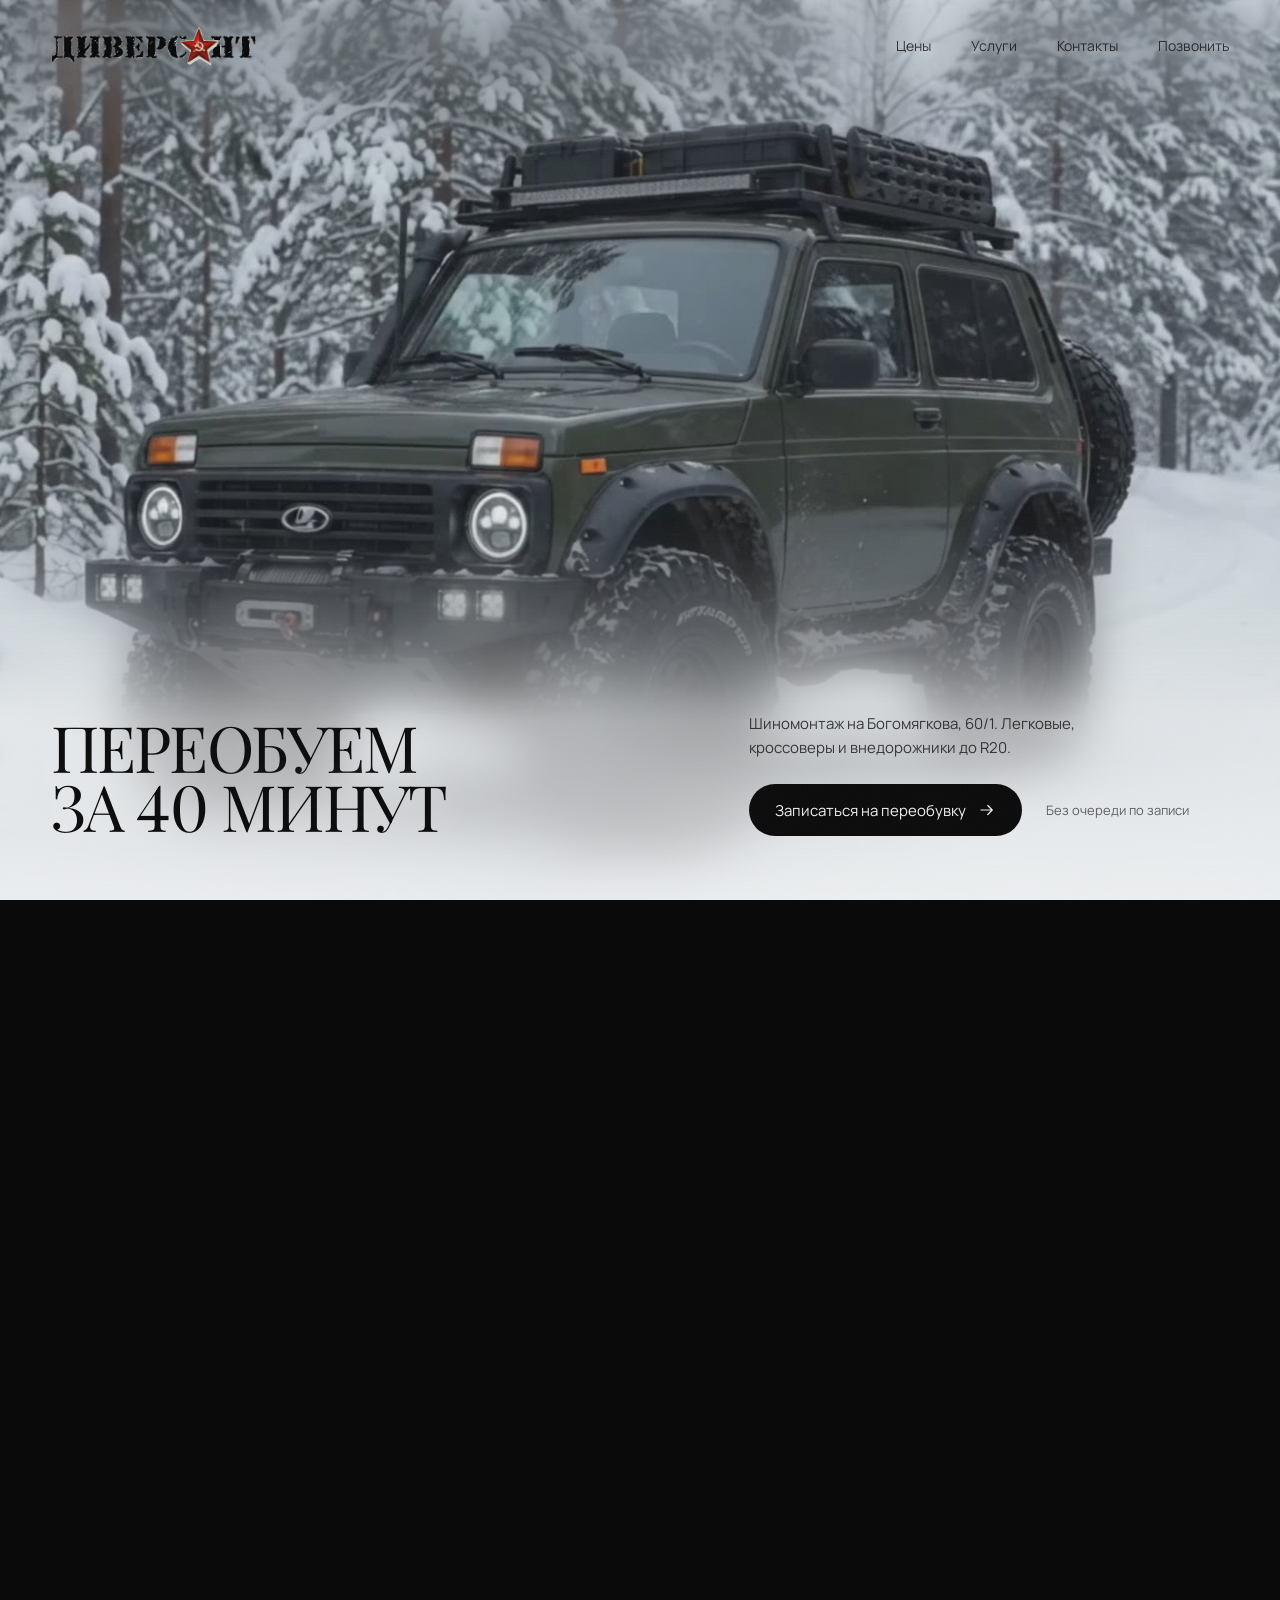
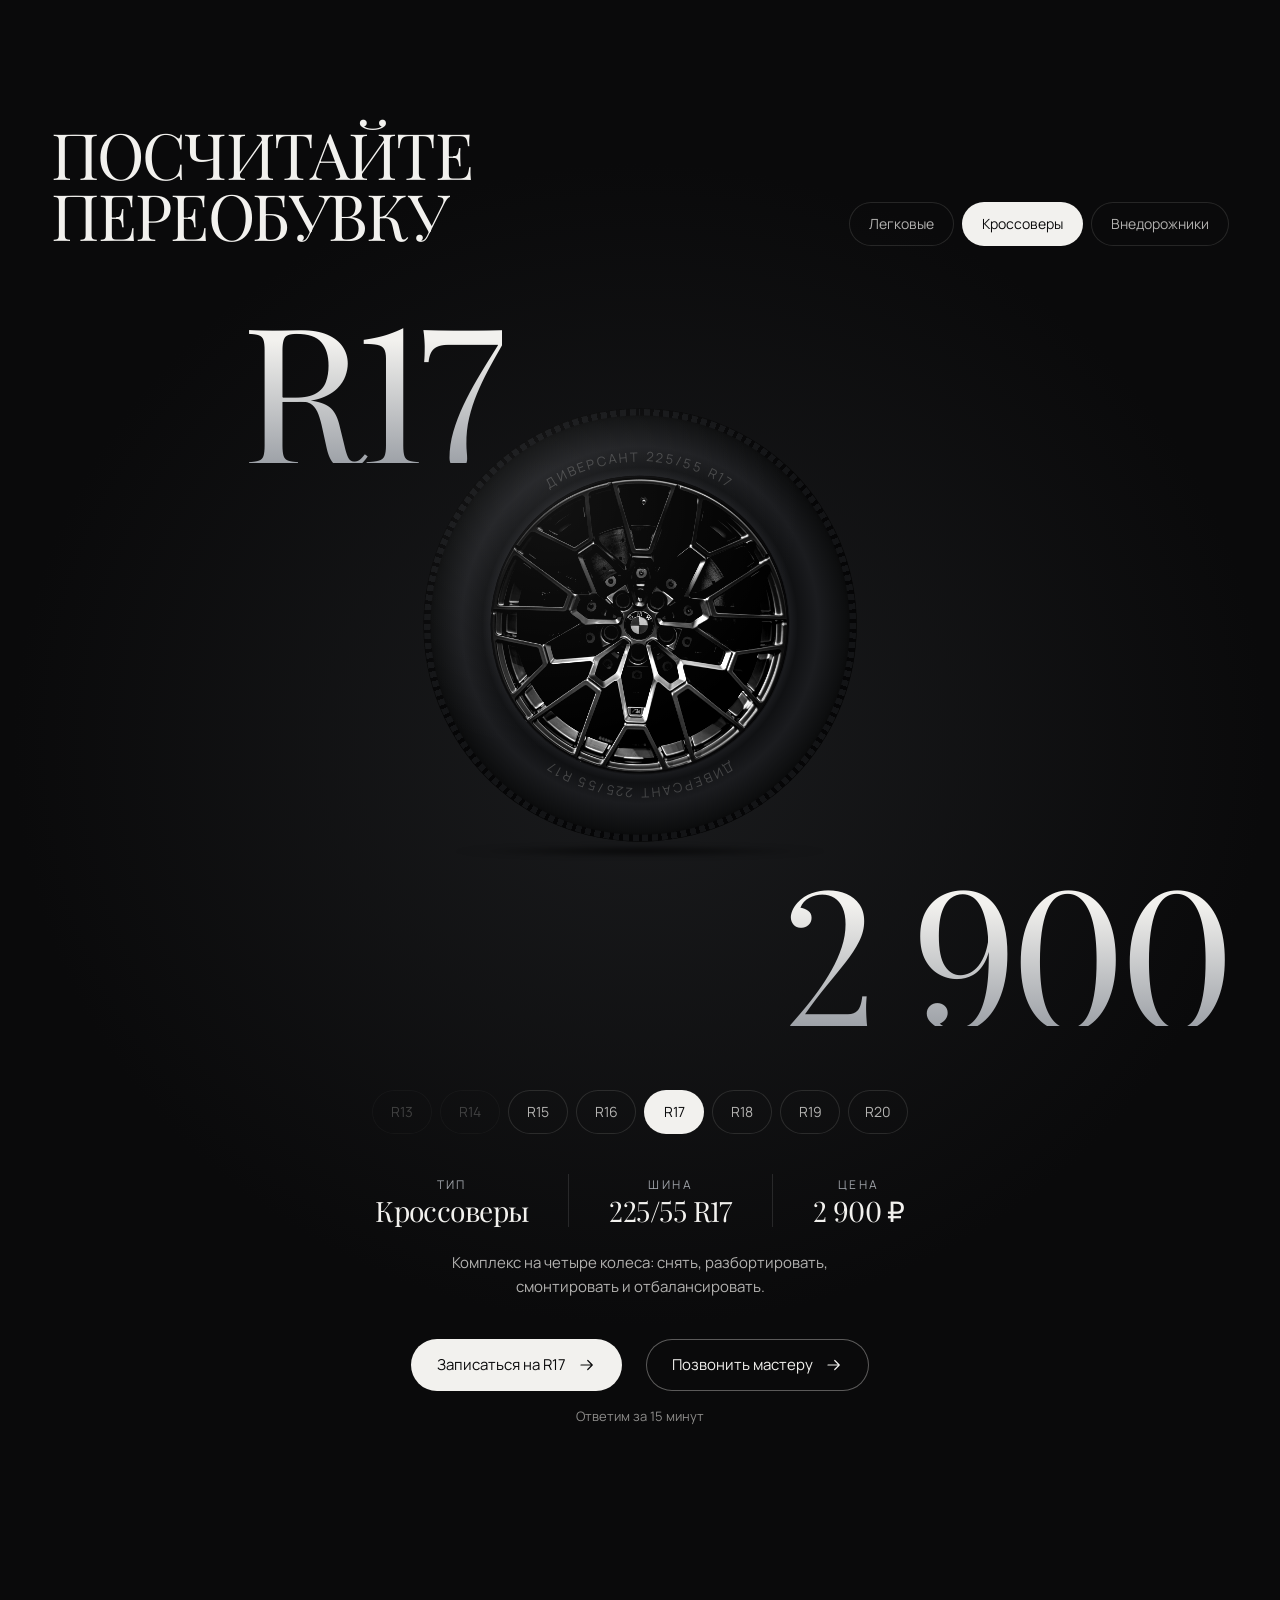
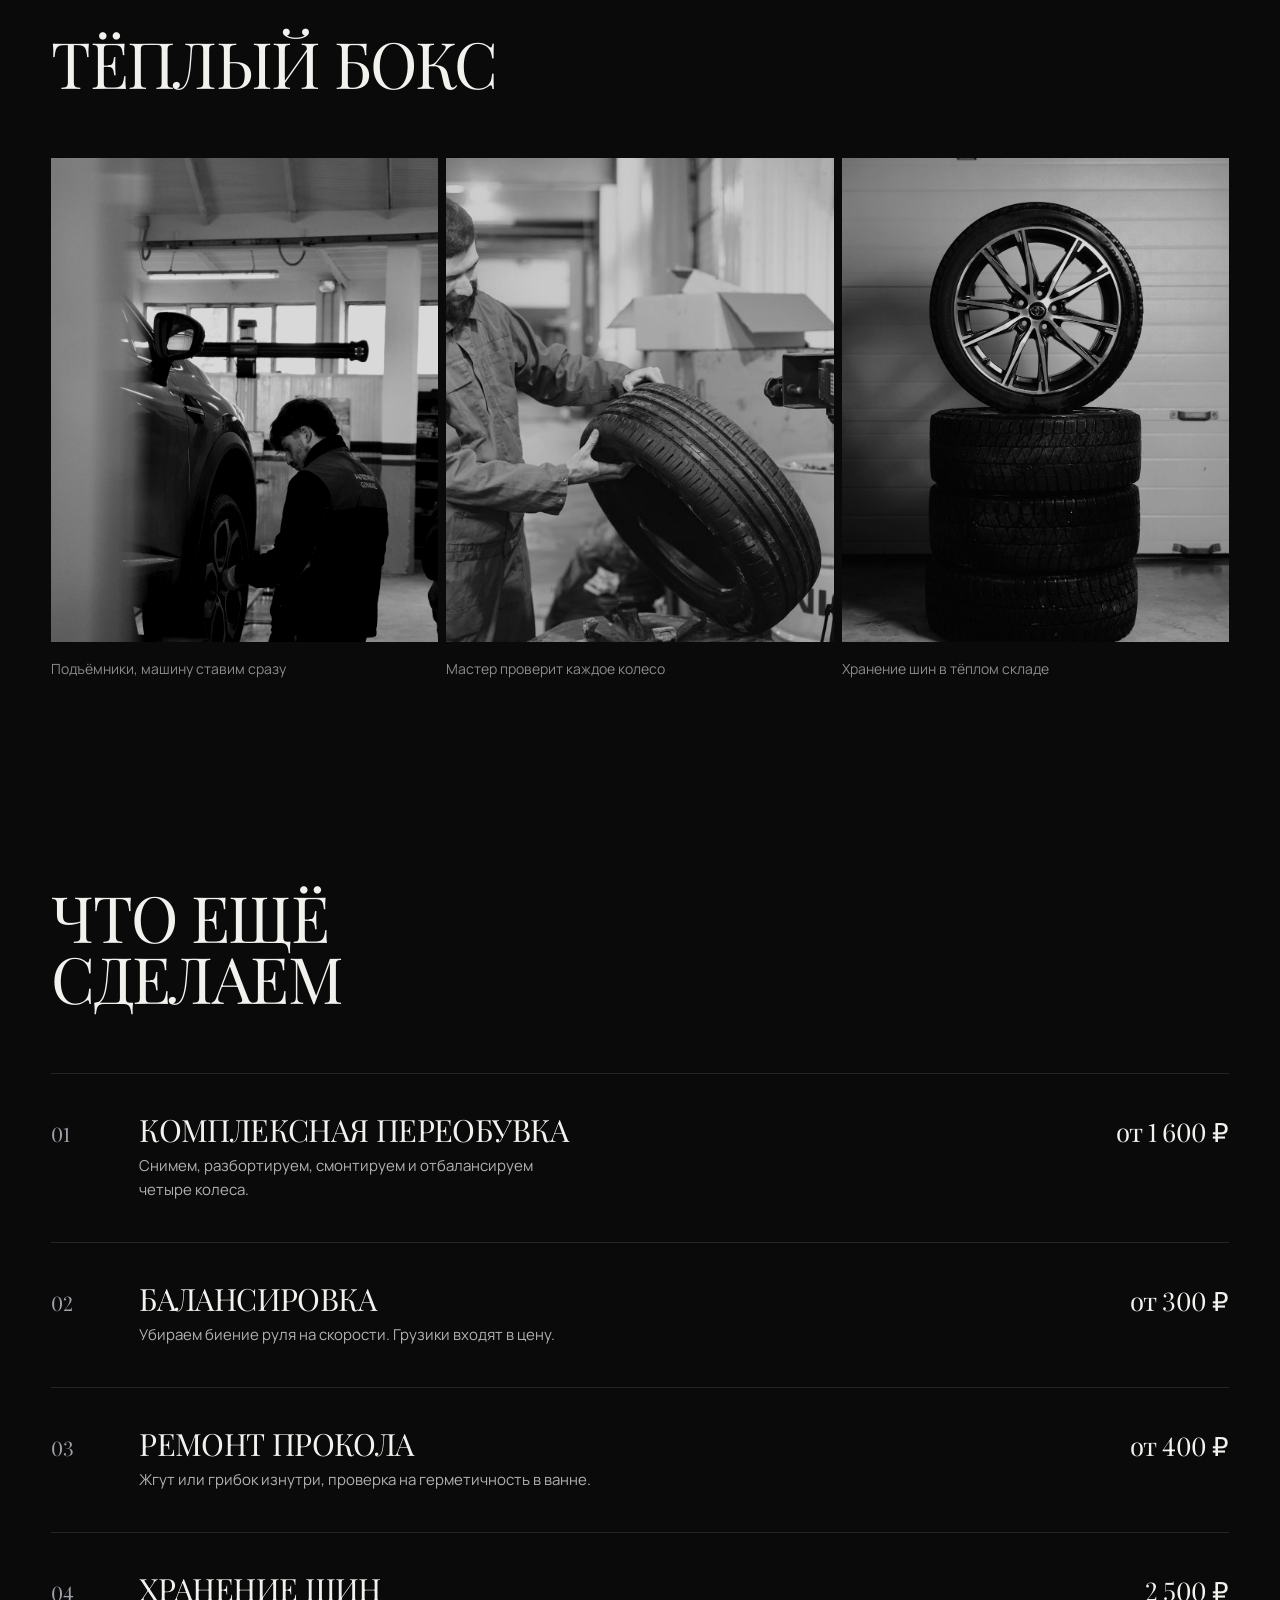
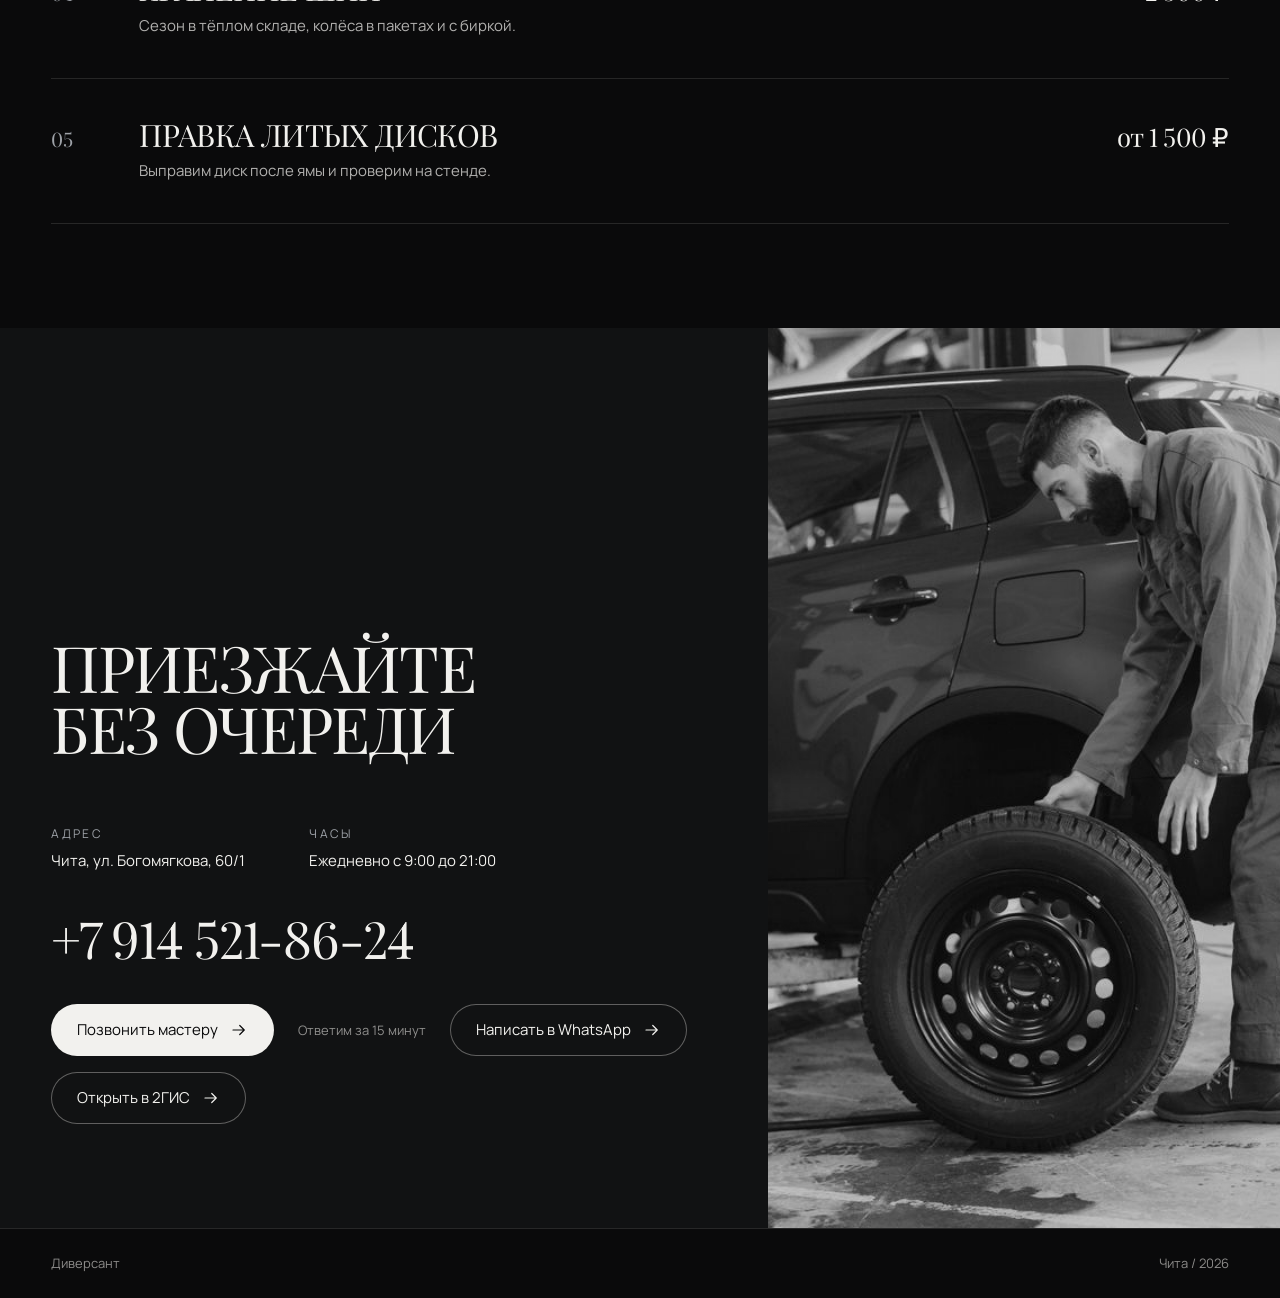
<file: index.html>
<!doctype html>
<html lang="ru">
<head>
  <meta charset="utf-8">
  <meta name="viewport" content="width=device-width, initial-scale=1">
  <title>Шиномонтаж</title>
  <meta name="description" content="">
  <link rel="preconnect" href="https://fonts.googleapis.com">
  <link rel="preconnect" href="https://fonts.gstatic.com" crossorigin>
  <link href="https://fonts.googleapis.com/css2?family=Manrope:wght@400&family=Playfair+Display:wght@400&display=swap" rel="stylesheet">
  <link rel="stylesheet" href="styles.css">
  <script>document.documentElement.classList.add("js")</script>
  <script src="data.js" defer></script>
  <script src="script.js" defer></script>
</head>
<body>

  <section class="hero" id="top">
    <div class="hero__media">
      <video id="hero-video" autoplay muted loop playsinline preload="auto" aria-hidden="true"></video>
      <div class="hero__veil hero__veil--top"></div>
      <div class="hero__veil"></div>
    </div>
    <div class="hero__content">
      <header class="bar">
        <a class="bar__logo rise d-logo" id="logo" href="#top"></a>
        <nav class="bar__nav rise d-nav" aria-label="Разделы">
          <a href="#price">Цены</a>
          <a href="#services">Услуги</a>
          <a href="#contacts">Контакты</a>
          <a class="bar__call" id="nav-call" href="#contacts">Позвонить</a>
        </nav>
      </header>
      <div class="hero__text">
        <h1 class="rise d-h1" id="hero-title"></h1>
        <p class="hero__lead rise d-lead" id="hero-lead"></p>
        <div class="cta rise d-cta" id="hero-cta"></div>
      </div>
    </div>
  </section>

  <main>
    <section class="stage reveal" id="price">
      <div class="stage__head">
        <h2 class="rise" id="calc-title"></h2>
        <div class="tabs rise" id="calc-types" aria-label="Тип автомобиля"></div>
      </div>
      <div class="stage__scene rise">
        <span class="stage__big stage__big--r" id="big-r" aria-hidden="true"></span>
        <div class="stage__object">
          <div class="wheel" id="wheel">
            <div class="wheel__tire"></div>
            <svg class="wheel__text" viewBox="0 0 600 600" aria-hidden="true">
              <defs><path id="sidewall" d="M300,300 m-276,0 a276,276 0 1,1 552,0 a276,276 0 1,1 -552,0"/></defs>
              <text><textPath href="#sidewall" startOffset="25%" text-anchor="middle" class="js-tire"></textPath></text>
              <text><textPath href="#sidewall" startOffset="75%" text-anchor="middle" class="js-tire"></textPath></text>
            </svg>
            <div class="wheel__rim" id="rim"><img id="rim-img" src="" alt="Диск"></div>
          </div>
          <span class="stage__shadow" aria-hidden="true"></span>
        </div>
        <span class="stage__big stage__big--p" id="big-p" aria-hidden="true"></span>
      </div>
      <div class="radii rise" id="calc-radii" aria-label="Радиус колеса"></div>
      <div class="stage__info rise">
        <dl class="specs" aria-live="polite">
          <div><dt>Тип</dt><dd id="spec-type"></dd></div>
          <div><dt>Шина</dt><dd id="spec-r"></dd></div>
          <div><dt>Цена</dt><dd id="spec-p"></dd></div>
        </dl>
        <p class="stage__service" id="calc-service"></p>
        <div class="cta" id="calc-cta"></div>
      </div>
    </section>

    <section class="gallery reveal" id="gallery">
      <h2 class="rise" id="gallery-title"></h2>
      <div class="gallery__track" id="gallery-track"></div>
    </section>

    <section class="services reveal" id="services">
      <h2 class="rise" id="services-title"></h2>
      <ol class="services__list" id="services-list"></ol>
    </section>

    <section class="contacts reveal" id="contacts">
      <div class="contacts__text">
        <h2 class="rise" id="contacts-title"></h2>
        <dl class="contacts__info rise">
          <div><dt>Адрес</dt><dd id="contacts-address"></dd></div>
          <div><dt>Часы</dt><dd id="contacts-hours"></dd></div>
        </dl>
        <a class="contacts__phone rise" id="contacts-phone" href="#"></a>
        <div class="cta rise" id="contacts-cta"></div>
      </div>
      <div class="contacts__photo">
        <img id="contacts-img" src="" alt="" loading="lazy">
      </div>
    </section>
  </main>

  <footer class="foot">
    <span id="foot-name"></span>
    <span id="foot-year"></span>
  </footer>

</body>
</html>
</file>
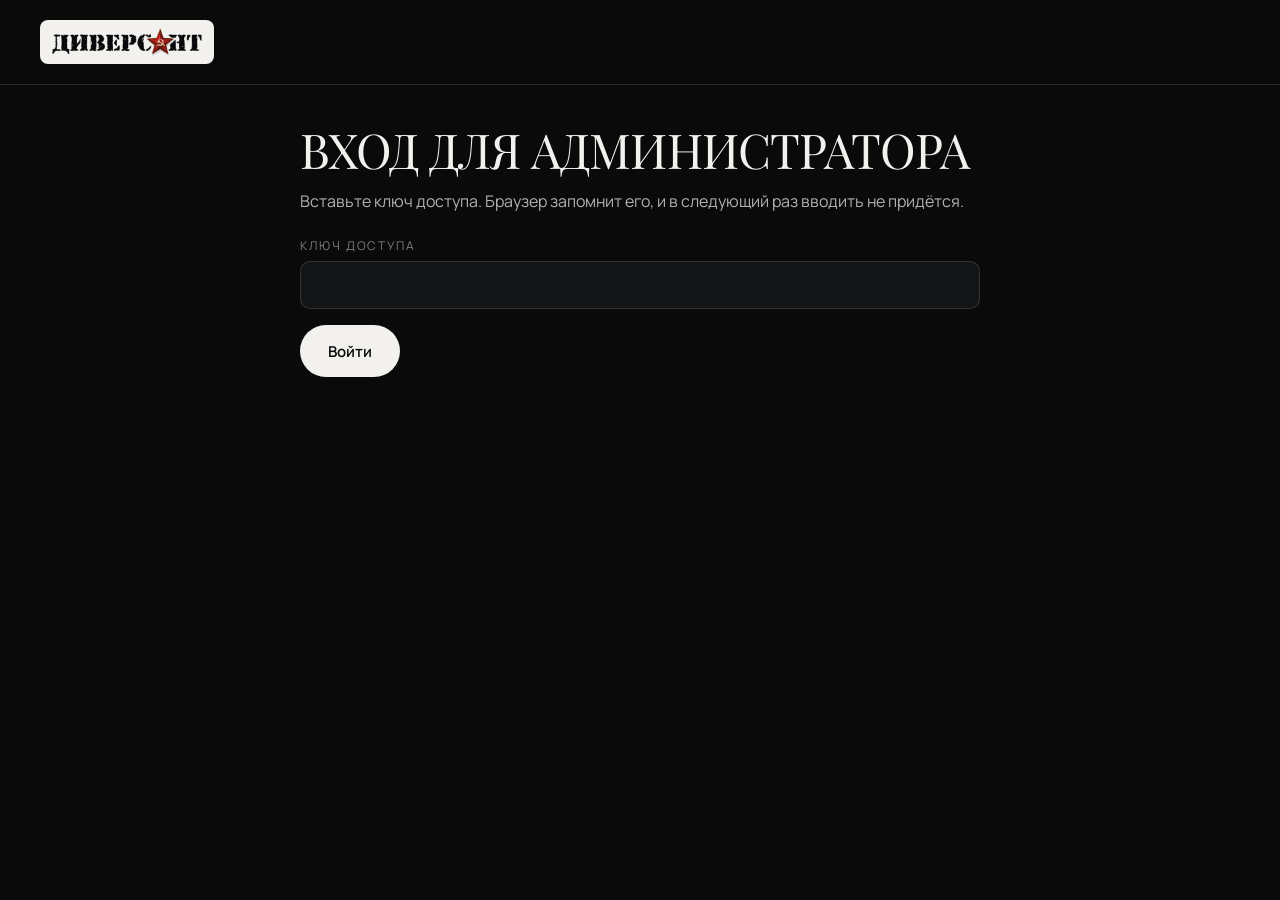
<file: admin.html>
<!doctype html>
<html lang="ru">
<head>
  <meta charset="utf-8">
  <meta name="viewport" content="width=device-width, initial-scale=1">
  <meta name="robots" content="noindex, nofollow">
  <title>Цены — администратор</title>
  <link rel="preconnect" href="https://fonts.googleapis.com">
  <link rel="preconnect" href="https://fonts.gstatic.com" crossorigin>
  <link href="https://fonts.googleapis.com/css2?family=Manrope:wght@400;600&family=Playfair+Display:wght@400&display=swap" rel="stylesheet">
  <link rel="stylesheet" href="admin.css">
  <script src="data.js" defer></script>
  <script src="prices.js" defer></script>
  <script src="admin.js" defer></script>
</head>
<body>

  <header class="top">
    <a class="top__logo" href="./" target="_blank" rel="noopener"><img id="logo" src="" alt=""></a>
    <button class="link" id="logout" type="button" hidden>Выйти</button>
  </header>

  <!-- Вход: один раз вставить ключ доступа, дальше браузер его помнит -->
  <section class="login" id="login" hidden>
    <h1>Вход для администратора</h1>
    <p>Вставьте ключ доступа. Браузер запомнит его, и в следующий раз вводить не придётся.</p>
    <form id="login-form">
      <label class="field">
        <span>Ключ доступа</span>
        <input id="token" type="password" autocomplete="off" spellcheck="false" required>
      </label>
      <button class="btn" type="submit">Войти</button>
      <p class="msg" id="login-msg" role="alert"></p>
    </form>
  </section>

  <main class="editor" id="editor" hidden>
    <section class="block">
      <h2>Шиномонтаж</h2>
      <p class="hint">Цена комплекса на четыре колеса. Радиусы, которых нет в списке, на сайте станут неактивными.</p>
      <div class="tabs" id="types" role="tablist"></div>
      <div class="table" id="rows"></div>
      <button class="add" id="add-row" type="button">+ Добавить радиус</button>
    </section>

    <section class="block">
      <h2>Услуги</h2>
      <p class="hint">Цену пишите как на сайте, например «от 300 ₽».</p>
      <ol class="services" id="services"></ol>
      <button class="add" id="add-service" type="button">+ Добавить услугу</button>
    </section>
  </main>

  <footer class="save" id="save-bar" hidden>
    <p class="msg" id="save-msg" role="status"></p>
    <button class="btn" id="save" type="button">Сохранить</button>
  </footer>

</body>
</html>
</file>
<file: styles.css>
/* Токены дизайна: монохром, как студийные постеры G63 */
:root {
  --bg: #0A0A0B;
  --ink: #F2F1EE;
  --silver: #9EA2A8;

  --t1: rgba(242, 241, 238, 1);
  --t2: rgba(242, 241, 238, .72);
  --t3: rgba(242, 241, 238, .56);
  --line: rgba(242, 241, 238, .12);

  --ease: cubic-bezier(.22, 1, .36, 1);

  --s1: 8px;
  --s2: 16px;
  --s3: 24px;
  --s4: 40px;
  --s5: 64px;
  --s6: 104px;
  --s7: 168px;
  --pad: clamp(16px, 4vw, 64px);

  --display: "Playfair Display", Georgia, serif;
  --body: "Manrope", system-ui, sans-serif;
}

*, *::before, *::after { box-sizing: border-box; }

html { scroll-behavior: smooth; }

body {
  margin: 0;
  background: var(--bg);
  color: var(--t1);
  font-family: var(--body);
  font-size: clamp(15px, 1.1vw, 18px);
  line-height: 1.6;
  -webkit-font-smoothing: antialiased;
}

/* Зерно поверх всего сайта */
body::after {
  content: "";
  position: fixed;
  inset: 0;
  z-index: 100;
  pointer-events: none;
  opacity: .05;
  background-image: url("data:image/svg+xml;utf8,<svg xmlns='http://www.w3.org/2000/svg' width='160' height='160'><filter id='n'><feTurbulence type='fractalNoise' baseFrequency='.9' numOctaves='2' stitchTiles='stitch'/></filter><rect width='100%' height='100%' filter='url(%23n)'/></svg>");
}

img { max-width: 100%; }

a { color: inherit; }

h1, h2, h3 {
  margin: 0;
  font-family: var(--display);
  font-weight: 400;
  font-variant-numeric: lining-nums;
  text-transform: uppercase;
  text-wrap: balance;
  hyphens: none;
}

h1 {
  font-size: clamp(2.6rem, 6.4vw, 7.5rem);
  line-height: .92;
  letter-spacing: -.03em;
}

h2 {
  font-size: clamp(2rem, 5vw, 4.6rem);
  line-height: .95;
  letter-spacing: -.025em;
}

p {
  max-width: 56ch;
  text-wrap: pretty;
}

/* Подписи-метки: мелкие заглавные с разрядкой */
.label,
.specs dt,
.contacts__info dt {
  font-size: 12px;
  line-height: 1.8;
  letter-spacing: .2em;
  text-transform: uppercase;
  color: var(--silver);
}

/* Появление: лесенка с размытием */
.js .rise {
  opacity: 0;
  transform: translateY(28px);
  filter: blur(14px);
}

.js .is-in .rise {
  opacity: 1;
  transform: none;
  filter: blur(0);
  transition:
    opacity 900ms var(--ease) var(--d, 0ms),
    transform 900ms var(--ease) var(--d, 0ms),
    filter 900ms var(--ease) var(--d, 0ms);
}

.d-logo { --d: 300ms; }
.d-nav { --d: 420ms; }
.d-h1 { --d: 900ms; }
.d-lead { --d: 1040ms; }
.d-cta { --d: 1200ms; }

/* Кнопки: таблетка с заливкой и прозрачная с тонкой рамкой */
.btn {
  position: relative;
  overflow: hidden;
  isolation: isolate;
  display: inline-flex;
  align-items: center;
  gap: 12px;
  min-height: 52px;
  padding: 0 26px;
  border-radius: 999px;
  font-size: 15px;
  line-height: 1;
  text-decoration: none;
  white-space: nowrap;
}

.btn--solid { background: var(--ink); color: var(--bg); }
.btn--ghost { box-shadow: inset 0 0 0 1px rgba(242, 241, 238, .35); color: var(--t1); }

.btn__fill {
  position: absolute;
  inset: 0;
  z-index: 1;
  background: var(--ink);
  transform: scaleX(0);
  transform-origin: left;
  transition: transform 500ms var(--ease);
}

.btn--solid .btn__fill { background: var(--silver); }

.btn__label {
  position: relative;
  z-index: 2;
  transition: color 320ms var(--ease);
}

.btn__arrow {
  position: relative;
  z-index: 2;
  width: 18px;
  height: 18px;
  fill: none;
  stroke: currentColor;
  stroke-width: 1.6;
  stroke-linecap: round;
  stroke-linejoin: round;
  transition: transform 520ms var(--ease), color 320ms var(--ease);
}

.btn:hover .btn__fill { transform: scaleX(1); }
.btn:hover .btn__arrow { transform: translateX(4px); }
.btn--ghost:hover .btn__label,
.btn--ghost:hover .btn__arrow { color: var(--bg); }

.btn:focus-visible,
.chip:focus-visible,
.bar__nav a:focus-visible {
  outline: 2px solid var(--ink);
  outline-offset: 3px;
}

.cta {
  display: flex;
  flex-wrap: wrap;
  align-items: center;
  gap: var(--s2) var(--s3);
}

.cta__note {
  font-size: 13px;
  line-height: 1.4;
  color: var(--t3);
}

/* Первый экран: видео закреплено, остальной сайт заезжает поверх */
.hero {
  position: relative;
  height: 180vh;
}

/* В видео светлый снег, поэтому на первом экране цвета наоборот: чёрный текст, светлая дымка */
.hero__content {
  --bg: #F2F1EE;
  --ink: #0A0A0B;
  --silver: #3C3F44;
  --t1: rgba(10, 10, 11, 1);
  --t2: rgba(10, 10, 11, .78);
  --t3: rgba(10, 10, 11, .62);
  color: var(--t1);
}

.hero__content .btn--ghost { box-shadow: inset 0 0 0 1px rgba(10, 10, 11, .4); }

.hero__media {
  position: sticky;
  top: 0;
  height: 100svh;
  overflow: hidden;
  background: var(--bg);
}

.hero__media video {
  display: block;
  width: 100%;
  height: 100%;
  object-fit: cover;
}

.hero__veil {
  position: absolute;
  inset: 0;
  -webkit-backdrop-filter: blur(24px);
  backdrop-filter: blur(24px);
  background: linear-gradient(to top, rgba(244, 245, 246, .82) 0%, rgba(244, 245, 246, .6) 22%, rgba(244, 245, 246, 0) 44%);
  -webkit-mask-image: linear-gradient(to top, #000 0%, #000 20%, transparent 44%);
  mask-image: linear-gradient(to top, #000 0%, #000 20%, transparent 44%);
}

.hero__veil--top {
  -webkit-mask-image: linear-gradient(to bottom, #000 0%, transparent 18%);
  mask-image: linear-gradient(to bottom, #000 0%, transparent 18%);
}

.hero__content {
  position: absolute;
  inset: 0 0 auto 0;
  height: 100svh;
  display: flex;
  flex-direction: column;
  justify-content: space-between;
  padding: var(--s3) var(--pad) var(--s5);
}

.bar {
  display: flex;
  align-items: center;
  justify-content: space-between;
  gap: var(--s3);
}

.bar__logo {
  font-family: var(--display);
  font-size: 22px;
  line-height: 1;
  letter-spacing: -.01em;
  text-transform: uppercase;
  text-decoration: none;
}

.bar__logo img {
  display: block;
  width: clamp(150px, 16vw, 240px);
  height: auto;
}

.bar__nav {
  display: flex;
  gap: var(--s4);
}

.bar__nav a {
  display: inline-flex;
  align-items: center;
  min-height: 44px;
  font-size: 14px;
  color: var(--t2);
  text-decoration: none;
  text-shadow: 0 1px 12px rgba(255, 255, 255, .7);
  background: linear-gradient(currentColor, currentColor) left 75% / 0 1px no-repeat;
  transition: background-size 500ms var(--ease), color 320ms var(--ease);
}

.bar__nav a:hover {
  color: var(--t1);
  background-size: 100% 1px;
}

/* Текст справа внизу: слева в кадре машина, справа пустая тёмная стена */
.hero__text {
  align-self: flex-end;
  width: min(100%, 40rem);
}

.hero h1 {
  margin-bottom: var(--s3);
  text-shadow: 0 2px 40px rgba(255, 255, 255, .6);
}

.hero__lead {
  max-width: 40ch;
  margin: 0 0 var(--s4);
  color: var(--t2);
  text-shadow: 0 1px 20px rgba(255, 255, 255, .7);
}

/* Калькулятор: огромные цифры по бокам от колеса */
.stage {
  position: relative;
  z-index: 1;
  overflow: hidden;
  padding: var(--s6) 0;
  background: radial-gradient(70% 55% at 50% 48%, #1A1B1D 0%, var(--bg) 70%);
}

.stage__head {
  display: flex;
  flex-wrap: wrap;
  align-items: flex-end;
  justify-content: space-between;
  gap: var(--s4);
  padding: 0 var(--pad);
  margin-bottom: var(--s5);
}

.tabs,
.radii {
  display: flex;
  flex-wrap: wrap;
  gap: var(--s1);
}

.chip {
  position: relative;
  overflow: hidden;
  isolation: isolate;
  display: inline-flex;
  align-items: center;
  justify-content: center;
  min-width: 44px;
  min-height: 44px;
  padding: 0 20px;
  border: 0;
  border-radius: 999px;
  background: transparent;
  box-shadow: inset 0 0 0 1px var(--line);
  color: var(--t2);
  font: inherit;
  font-size: 14px;
  line-height: 1;
  cursor: pointer;
}

.chip .btn__fill { background: rgba(242, 241, 238, .1); }
.chip:hover:not(:disabled) .btn__fill { transform: scaleX(1); }

.chip[aria-pressed="true"] {
  background: var(--ink);
  box-shadow: none;
  color: var(--bg);
}

.chip[aria-pressed="true"] .btn__fill { display: none; }

.chip:disabled {
  opacity: .3;
  cursor: not-allowed;
}

.radii {
  justify-content: center;
  margin: var(--s5) var(--pad) var(--s4);
}

.radii .chip { min-width: 60px; padding: 0 14px; }

.stage__scene {
  --w: clamp(220px, min(36vw, 56svh), 520px);
  position: relative;
  height: clamp(380px, min(56vw, 100svh - 120px), 720px);
  margin: 0 var(--pad);
}

.stage__big {
  position: absolute;
  font-family: var(--display);
  font-size: clamp(5.5rem, min(15vw, 26svh), 15rem);
  font-variant-numeric: lining-nums;
  line-height: .8;
  letter-spacing: -.04em;
  white-space: nowrap;
  user-select: none;
  color: var(--ink);
  background: linear-gradient(180deg, var(--ink) 20%, var(--silver) 100%);
  -webkit-background-clip: text;
  background-clip: text;
  -webkit-text-fill-color: transparent;
  transition:
    opacity 260ms var(--ease),
    filter 260ms var(--ease),
    transform 260ms var(--ease);
}

/* Радиус слева сверху едва касается колеса, цена справа снизу — под колесом, не перекрывается */
.stage__big--r { top: 0; right: calc(50% + var(--w) * .3); }
.stage__big--p { bottom: 0; right: 0; }

.stage__big.is-swap {
  opacity: 0;
  filter: blur(14px);
  transform: translateY(16px);
}

.stage__object {
  position: absolute;
  top: 44%;
  left: 50%;
  z-index: 2;
  width: var(--w);
  aspect-ratio: 1;
  /* --s — размер колеса по радиусу; блик и тень масштабируются вместе с ним */
  transform: translate(-50%, -50%) scale(var(--s, 1));
  transition: transform 1100ms var(--ease);
}

/* Колесо: нарисованная шина + фото диска. --k — доля диска в диаметре колеса */
@property --k {
  syntax: "<number>";
  inherits: true;
  initial-value: .65;
}

.wheel {
  --k: .65;
  position: relative;
  z-index: 2;
  width: 100%;
  height: 100%;
  border-radius: 50%;
  transition: --k 900ms var(--ease), transform 1100ms var(--ease);
}

.wheel__tire {
  position: absolute;
  inset: 0;
  border-radius: 50%;
  background: radial-gradient(circle closest-side,
    #050506 calc(var(--k) * 100% - 1%),
    #1a1b1e calc(var(--k) * 100% + .5%),
    #101113 calc(var(--k) * 100% + 4%),
    #1b1c1f calc((var(--k) + .96) * 50%),
    #0d0e0f 95%,
    #050505 100%);
}

/* Протектор по краю: мелкий и почти незаметный, как у шины анфас */
.wheel__tire::after {
  content: "";
  position: absolute;
  inset: 0;
  border-radius: 50%;
  background: repeating-conic-gradient(#060607 0deg 1deg, #131416 1deg 2.6deg);
  -webkit-mask-image: radial-gradient(circle closest-side, transparent 96.5%, #000 97%, #000 99.5%, transparent 100%);
  mask-image: radial-gradient(circle closest-side, transparent 96.5%, #000 97%, #000 99.5%, transparent 100%);
}

/* Надпись на боковине: кольцо идёт по середине боковины */
.wheel__text {
  position: absolute;
  top: 50%;
  left: 50%;
  width: calc((var(--k) + .95) * 50%);
  height: calc((var(--k) + .95) * 50%);
  overflow: visible;
  transform: translate(-50%, -50%);
  fill: rgba(242, 241, 238, .22);
  font-family: var(--body);
  font-size: 22px;
  letter-spacing: .18em;
}

.wheel__rim {
  position: absolute;
  top: 50%;
  left: 50%;
  width: calc(var(--k) * 100%);
  height: calc(var(--k) * 100%);
  overflow: hidden;
  border-radius: 50%;
  transform: translate(-50%, -50%);
  transition: opacity 260ms var(--ease), filter 260ms var(--ease);
}

.wheel__rim img {
  position: absolute;
  max-width: none;
  filter: grayscale(1) contrast(1.15) brightness(1.25);
}

/* Тень от шины на диске */
.wheel__rim::after {
  content: "";
  position: absolute;
  inset: 0;
  border-radius: 50%;
  box-shadow: inset 0 0 0 2px #070708, inset 0 0 22px rgba(0, 0, 0, .7);
}

.wheel__rim.is-swap {
  opacity: 0;
  filter: blur(14px);
}

/* Блик студийного света, не крутится вместе с колесом */
.stage__object::after {
  content: "";
  position: absolute;
  inset: 0;
  z-index: 3;
  border-radius: 50%;
  pointer-events: none;
  background: radial-gradient(circle at 30% 22%, rgba(255, 255, 255, .07), transparent 55%);
}

/* Контактная тень под колесом, с зазором */
.stage__shadow {
  position: absolute;
  left: 8%;
  right: 8%;
  top: calc(100% - 30px);
  z-index: 1;
  height: 80px;
  background: radial-gradient(rgba(0, 0, 0, .8), transparent 65%);
  filter: blur(18px);
  transform: scaleY(.15);
}

.stage__info {
  display: flex;
  flex-direction: column;
  align-items: center;
  padding: 0 var(--pad);
  text-align: center;
}

/* Строка характеристик, как на постере: метка сверху, значение снизу, тонкий разделитель */
.specs {
  display: flex;
  justify-content: center;
  margin: 0 0 var(--s3);
}

.specs div {
  padding: 0 var(--s4);
}

.specs div + div { border-left: 1px solid var(--line); }

.specs dd {
  margin: 0;
  font-family: var(--display);
  font-size: clamp(20px, 2.2vw, 30px);
  font-variant-numeric: lining-nums;
  line-height: 1.1;
  letter-spacing: -.02em;
  white-space: nowrap;
}

.stage__service {
  max-width: 46ch;
  margin: 0 0 var(--s4);
  color: var(--t2);
}

.stage__info .cta { justify-content: center; }
.stage__info .cta__note { flex-basis: 100%; }

/* Три фото с отступами по краям */
.gallery {
  position: relative;
  z-index: 1;
  padding: var(--s6) var(--pad);
  background: var(--bg);
}

.gallery h2 { margin-bottom: var(--s5); }

.gallery__track {
  display: grid;
  grid-template-columns: repeat(3, 1fr);
  gap: var(--s1);
}

.shot { margin: 0; }

.shot__img {
  overflow: hidden;
  aspect-ratio: 4 / 5;
  background: #161719;
}

.shot__img img {
  display: block;
  width: 100%;
  height: 100%;
  object-fit: cover;
  filter: grayscale(1) contrast(1.05) brightness(.85);
  transition: transform 800ms var(--ease);
}

.shot:hover .shot__img img { transform: scale(1.05); }

.shot figcaption {
  padding: var(--s2) var(--s2) 0 0;
  font-size: 14px;
  line-height: 1.5;
  color: var(--t3);
  text-wrap: balance;
}

/* Услуги: строки с номерами и тонкими линиями */
.services {
  position: relative;
  z-index: 1;
  padding: var(--s6) var(--pad);
  background: var(--bg);
}

.services h2 { margin-bottom: var(--s5); }

.services__list {
  margin: 0;
  padding: 0;
  list-style: none;
  border-bottom: 1px solid var(--line);
}

.row {
  display: grid;
  grid-template-columns: 64px 1fr auto;
  gap: var(--s3);
  align-items: baseline;
  padding: var(--s4) 0;
  border-top: 1px solid var(--line);
}

.row__num {
  font-family: var(--display);
  font-size: 20px;
  font-variant-numeric: lining-nums;
  line-height: 1;
  color: var(--silver);
}

.row__name {
  font-size: clamp(22px, 2.4vw, 32px);
  line-height: 1.05;
  letter-spacing: -.02em;
  transition: transform 620ms var(--ease);
}

.row:hover .row__name { transform: translateX(8px); }

.row__text {
  max-width: 52ch;
  margin: var(--s1) 0 0;
  color: var(--t2);
}

.row__price {
  font-family: var(--display);
  font-size: clamp(20px, 2vw, 28px);
  font-variant-numeric: lining-nums;
  line-height: 1;
  letter-spacing: -.02em;
  white-space: nowrap;
}

/* Контакты: текст слева, фото до правого края */
.contacts {
  position: relative;
  z-index: 1;
  display: grid;
  grid-template-columns: 3fr 2fr;
  min-height: 100svh;
  background: #111213;
}

.contacts__text {
  display: flex;
  flex-direction: column;
  justify-content: flex-end;
  padding: var(--s6) var(--pad);
}

.contacts h2 { margin-bottom: var(--s5); }

.contacts__info {
  display: flex;
  flex-wrap: wrap;
  gap: var(--s3) var(--s5);
  margin: 0 0 var(--s4);
}

.contacts__info dt { margin-bottom: 4px; }
.contacts__info dd { margin: 0; }

.contacts__phone {
  display: inline-block;
  margin-bottom: var(--s4);
  font-family: var(--display);
  font-size: clamp(28px, 4vw, 56px);
  font-variant-numeric: lining-nums;
  line-height: 1;
  letter-spacing: -.025em;
  text-decoration: none;
  white-space: nowrap;
}

.contacts__photo { position: relative; min-height: 60svh; }

.contacts__photo img {
  position: absolute;
  inset: 0;
  display: block;
  width: 100%;
  height: 100%;
  object-fit: cover;
  filter: grayscale(1) contrast(1.05) brightness(.85);
}

.foot {
  position: relative;
  z-index: 1;
  display: flex;
  justify-content: space-between;
  gap: var(--s3);
  padding: var(--s3) var(--pad);
  background: var(--bg);
  border-top: 1px solid var(--line);
  font-size: 13px;
  color: var(--t3);
}

/* Телефон */
/* На узком экране текст занимает больше высоты, и дымка поднимается вместе с ним */
@media (max-width: 1100px) {
  .hero__veil:not(.hero__veil--top) {
    background: linear-gradient(to top, rgba(244, 245, 246, .88) 0%, rgba(244, 245, 246, .75) 38%, rgba(244, 245, 246, 0) 62%);
    -webkit-mask-image: linear-gradient(to top, #000 0%, #000 40%, transparent 62%);
    mask-image: linear-gradient(to top, #000 0%, #000 40%, transparent 62%);
  }
}

@media (max-width: 720px) {
  .bar__nav { gap: var(--s3); }
  .bar__nav a:not(.bar__call) { display: none; }


  .stage__big--r { right: auto; left: 0; }

  .radii { flex-wrap: nowrap; gap: 6px; }
  .radii .chip { flex: 1 1 0; min-width: 0; padding: 0; }

  .specs div { padding: 0 var(--s2); }

  .gallery__track { grid-template-columns: 1fr; gap: var(--s3); }
  .shot__img { aspect-ratio: 4 / 3; }

  .row {
    grid-template-columns: 40px 1fr;
    gap: var(--s1) var(--s2);
  }

  .row__price { grid-column: 2; margin-top: var(--s1); }

  .contacts { grid-template-columns: 1fr; }
  .contacts__photo { order: -1; }
}

@media (min-width: 721px) {
  .bar__call { color: var(--t1); }

  /* Машина в кадре ездит по всему экрану, поэтому текст — полосой внизу, в снежной дымке */
  .hero__text {
    width: 100%;
    display: grid;
    grid-template-columns: 1fr minmax(0, 30rem);
    align-items: end;
    gap: 0 var(--s5);
  }

  .hero h1 {
    grid-row: span 2;
    margin-bottom: 0;
    font-size: clamp(2.6rem, 5vw, 6rem);
  }

  .hero__lead { margin-bottom: var(--s3); }
}

@media (prefers-reduced-motion: reduce) {
  html { scroll-behavior: auto; }

  .js .rise,
  .js .is-in .rise {
    transition-delay: 0ms !important;
  }

  .stage__big,
  .wheel, .stage__object { transition: none; }
}
</file>
<file: admin.css>
/* Окно администратора: те же цвета и шрифты, что у сайта, но всё крупно — правят с телефона */
:root {
  --bg: #0A0A0B;
  --card: #141517;
  --ink: #F2F1EE;
  --t2: rgba(242, 241, 238, .72);
  --t3: rgba(242, 241, 238, .5);
  --line: rgba(242, 241, 238, .14);
  --bad: #E5484D;
  --ok: #46A758;

  --pad: clamp(16px, 4vw, 40px);
  --display: "Playfair Display", Georgia, serif;
  --body: "Manrope", system-ui, sans-serif;
}

*, *::before, *::after { box-sizing: border-box; }

body {
  margin: 0;
  background: var(--bg);
  color: var(--ink);
  font-family: var(--body);
  font-size: 16px;
  line-height: 1.5;
  -webkit-font-smoothing: antialiased;
}

[hidden] { display: none !important; }

h1, h2 {
  margin: 0 0 8px;
  font-family: var(--display);
  font-weight: 400;
  text-transform: uppercase;
  letter-spacing: -.02em;
  line-height: 1;
}

h1 { font-size: clamp(2rem, 6vw, 3rem); }
h2 { font-size: clamp(1.6rem, 4vw, 2.2rem); }

.top {
  display: flex;
  align-items: center;
  justify-content: space-between;
  padding: 20px var(--pad);
  border-bottom: 1px solid var(--line);
}

/* Логотип чёрный, на тёмном фоне его не видно — подкладываем светлую плашку */
.top__logo {
  display: block;
  padding: 8px 12px;
  border-radius: 8px;
  background: var(--ink);
}

.top__logo img {
  display: block;
  width: 150px;
  height: auto;
}

.login,
.editor {
  width: min(100%, 760px);
  margin: 0 auto;
  padding: 40px var(--pad) 140px;
}

.login p { color: var(--t2); }

.field {
  display: grid;
  gap: 6px;
  margin: 24px 0 16px;
}

.field span,
.cell span {
  font-size: 12px;
  letter-spacing: .16em;
  text-transform: uppercase;
  color: var(--t3);
}

input,
textarea {
  width: 100%;
  min-height: 48px;
  padding: 10px 14px;
  border: 1px solid var(--line);
  border-radius: 10px;
  background: var(--card);
  color: var(--ink);
  font: inherit;
}

textarea {
  min-height: 72px;
  resize: vertical;
}

input:focus,
textarea:focus {
  outline: none;
  border-color: var(--ink);
}

.is-bad { border-color: var(--bad); }

.btn {
  min-height: 52px;
  padding: 0 28px;
  border: 0;
  border-radius: 999px;
  background: var(--ink);
  color: var(--bg);
  font: 600 15px/1 var(--body);
  cursor: pointer;
}

.btn:disabled { opacity: .5; cursor: default; }

.link {
  min-height: 44px;
  border: 0;
  background: none;
  color: var(--t2);
  font: inherit;
  cursor: pointer;
}

.msg {
  min-height: 1.5em;
  margin: 12px 0 0;
  font-size: 14px;
  color: var(--t2);
}

.msg.is-bad { color: var(--bad); }
.msg.is-ok { color: var(--ok); }

.block + .block {
  margin-top: 56px;
  padding-top: 40px;
  border-top: 1px solid var(--line);
}

.hint {
  margin: 0 0 24px;
  color: var(--t2);
}

.tabs {
  display: flex;
  flex-wrap: wrap;
  gap: 8px;
  margin-bottom: 20px;
}

.tab {
  min-height: 44px;
  padding: 0 18px;
  border: 1px solid var(--line);
  border-radius: 999px;
  background: none;
  color: var(--t2);
  font: inherit;
  cursor: pointer;
}

.tab[aria-selected="true"] {
  border-color: var(--ink);
  background: var(--ink);
  color: var(--bg);
}

/* Строка радиуса: R | шина | цена | удалить */
.row {
  display: grid;
  grid-template-columns: 88px 1fr 1fr 44px;
  gap: 8px;
  align-items: end;
  padding: 10px 0;
  border-bottom: 1px solid var(--line);
}

.cell {
  display: grid;
  gap: 4px;
}

.del,
.move {
  width: 44px;
  height: 48px;
  border: 1px solid var(--line);
  border-radius: 10px;
  background: none;
  color: var(--t2);
  font-size: 20px;
  line-height: 1;
  cursor: pointer;
}

.del:hover { color: var(--bad); border-color: var(--bad); }
.move:disabled { opacity: .3; cursor: default; }

.add {
  min-height: 48px;
  margin-top: 16px;
  padding: 0 20px;
  border: 1px dashed var(--line);
  border-radius: 10px;
  background: none;
  color: var(--ink);
  font: inherit;
  cursor: pointer;
}

.services {
  margin: 0;
  padding: 0;
  list-style: none;
}

.service {
  display: grid;
  gap: 10px;
  padding: 16px;
  border: 1px solid var(--line);
  border-radius: 14px;
  background: var(--card);
}

.service + .service { margin-top: 12px; }

.service input,
.service textarea { background: var(--bg); }

.service__head {
  display: grid;
  grid-template-columns: 1fr 44px 44px 44px;
  gap: 8px;
  align-items: end;
}

.save {
  position: fixed;
  inset: auto 0 0 0;
  display: flex;
  align-items: center;
  justify-content: space-between;
  gap: 16px;
  padding: 14px var(--pad);
  border-top: 1px solid var(--line);
  background: rgba(10, 10, 11, .94);
  -webkit-backdrop-filter: blur(12px);
  backdrop-filter: blur(12px);
}

.save .msg { margin: 0; }

@media (max-width: 560px) {
  .row { grid-template-columns: 72px 1fr 44px; }
  .row .cell--price { grid-column: 1 / 3; }
  .row .del { grid-row: 1; grid-column: 3; }

  /* Название на всю ширину, кнопки ↑ ↓ × строкой ниже справа */
  .service__head .cell { grid-column: 1 / -1; }
  .service__head .move:first-of-type { grid-column: 2; }
}
</file>
